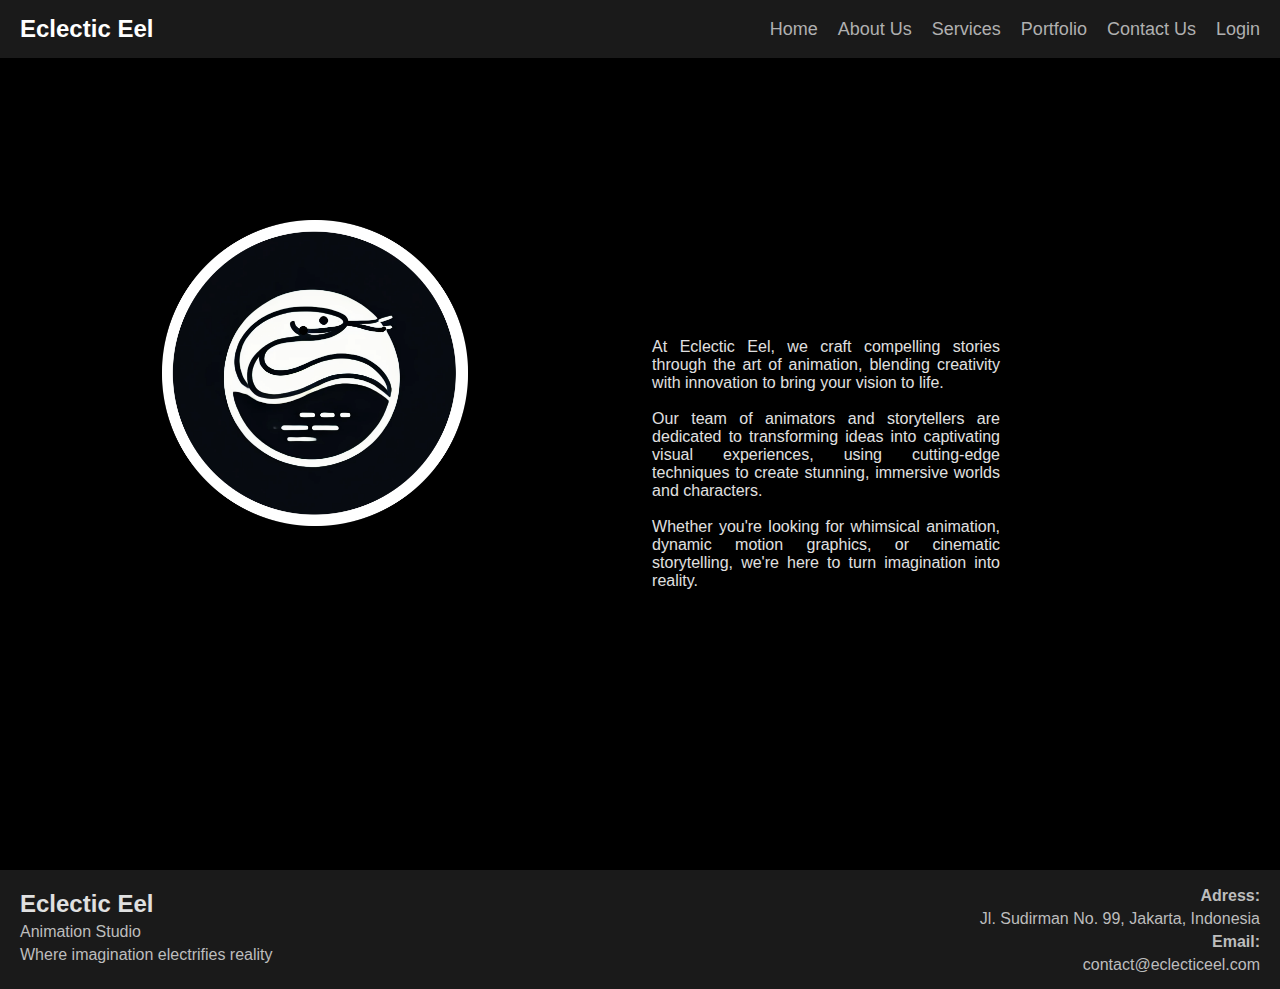
<file: index.html>
<!DOCTYPE html>
<html lang="en">
<head>
    <meta charset="UTF-8">
    <meta name="viewport" content="width=device-width, initial-scale=1.0">
    <title>Eclectic Eel</title>
    <link rel="stylesheet" href="style.css">
</head>
<body>
    <!-- Header/Navbar -->
    <header>
        <nav class="navbar">
            <div class="navbar-left">
                <h1>Eclectic Eel</h1>

            </div>
            <div class="navbar-right">
                <ul class="navbar-links">
                    <li><a href="index.html">Home</a></li>
                    <li><a href="aboutus.html">About Us</a></li>
                    <li><a href="services.html">Services</a></li>
                    <li><a href="portfolio.html">Portfolio</a></li>
                    <li><a href="contactus.html">Contact Us</a></li>
                    <li><a href="login.html">Login</a></li>
                </ul>
            </div>
        </nav>
    </header>

    <!-- Body Section -->
    <section class="main-section">

        <section class="body-home">
        <div class="body-home-left">
        <img src="asset/logo.png" id="logo-home" alt="logo">
        </div>

        <div class="body-home-right">
        <p>At Eclectic Eel, we craft compelling stories through the art of animation, blending creativity with innovation to bring your vision to life.</p><br>
        <p>Our team of animators and storytellers are dedicated to transforming ideas into captivating visual experiences, using cutting-edge techniques to create stunning, immersive worlds and characters.</p><br> 
        <p>Whether you're looking for whimsical animation, dynamic motion graphics, or cinematic storytelling, we're here to turn imagination into reality.</p>
        </div>
        </section>

    </section>

    <!-- Footer -->
    <footer>
        <div class="left-footer">
        <h2>Eclectic Eel</h2>
        <p>Animation Studio</p>
        <p>Where imagination electrifies reality</p>
        </div>
        <div class="right-footer">
        <address>
            <p><strong>Adress:</strong><p></p> Jl. Sudirman No. 99, Jakarta, Indonesia</p>
            <p><strong>Email:</strong></p><p><a href="mailto:contact@eclecticeel.com">contact@eclecticeel.com</a></p>
        </address>
        </div>
    </footer>

    <script src="script.js"></script> 
</body>
</html>
</file>
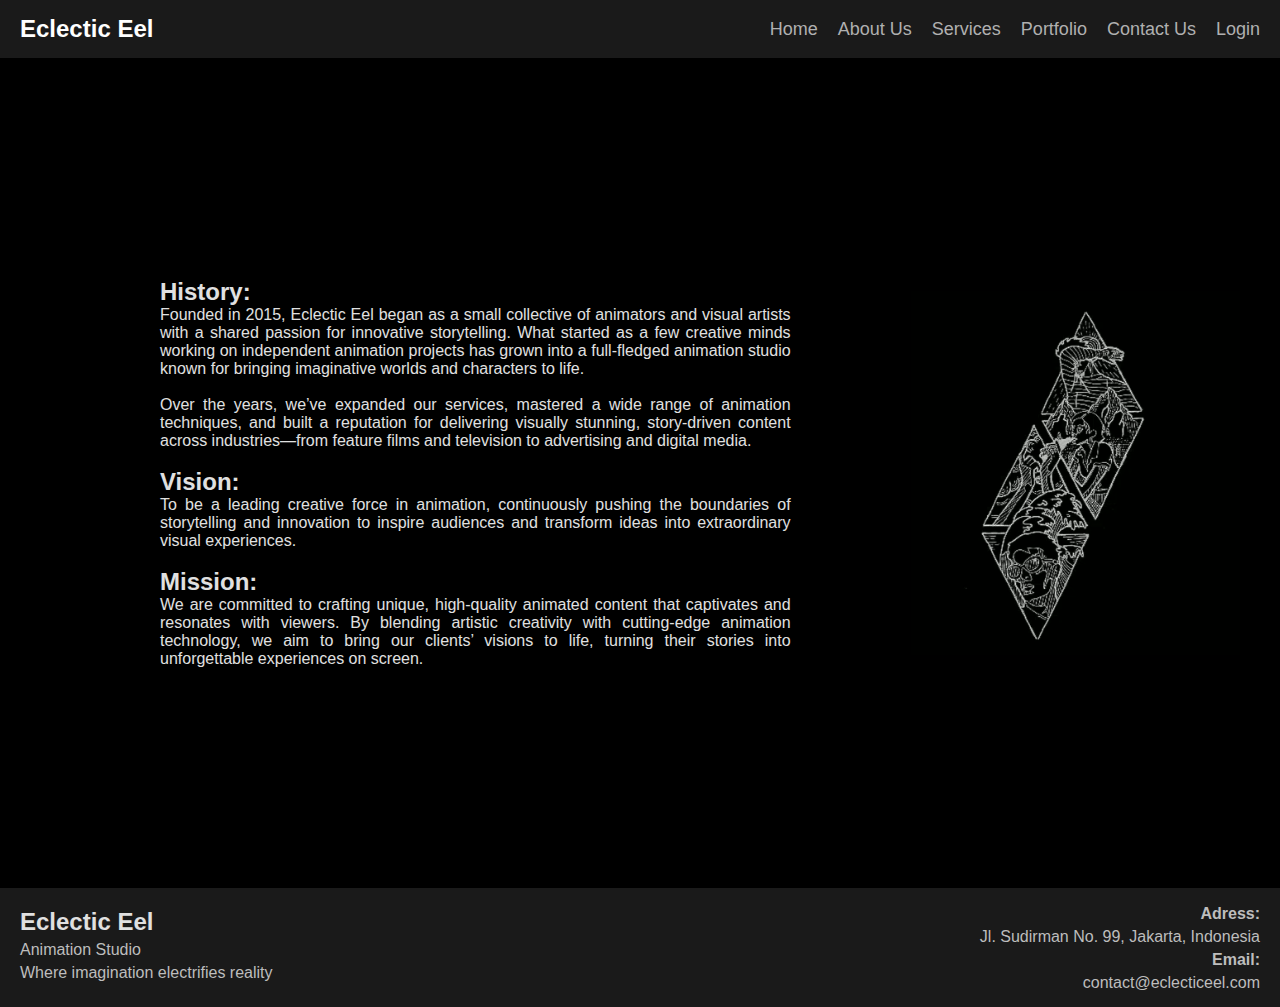
<file: aboutus.html>
<!DOCTYPE html>
<html lang="en">
<head>
    <meta charset="UTF-8">
    <meta name="viewport" content="width=device-width, initial-scale=1.0">
    <title>Eclectic Eel</title>
    <link rel="stylesheet" href="style.css">
</head>
<body>
    <!-- Header/Navbar -->
    <header>
        <nav class="navbar">
            <div class="navbar-left">
                <h1>Eclectic Eel</h1>

            </div>
            <div class="navbar-right">
                <ul class="navbar-links">
                    <li><a href="index.html">Home</a></li>
                    <li><a href="aboutus.html">About Us</a></li>
                    <li><a href="services.html">Services</a></li>
                    <li><a href="portfolio.html">Portfolio</a></li>
                    <li><a href="contactus.html">Contact Us</a></li>
                    <li><a href="login.html">Login</a></li>
                </ul>
            </div>
        </nav>
    </header>

    <!-- Body Section -->
    <section class="main-section">
    
        <section class="body-aboutus">
        
        <div class="body-aboutus-left">
            <div>
                <h2>History:</h2>
                <p>Founded in 2015, Eclectic Eel began as a small collective of animators and visual artists with a shared passion for innovative storytelling. What started as a few creative minds working on independent animation projects has grown into a full-fledged animation studio known for bringing imaginative worlds and characters to life.</p><br>
                <p>Over the years, we’ve expanded our services, mastered a wide range of animation techniques, and built a reputation for delivering visually stunning, story-driven content across industries—from feature films and television to advertising and digital media.</p>
            </div>
            <br>
            <div>
                <h2>Vision:</h2>
                <p>To be a leading creative force in animation, continuously pushing the boundaries of storytelling and innovation to inspire audiences and transform ideas into extraordinary visual experiences.</p>
            </div>
            <br>
            <div>
                <h2>Mission:</h2>
                <p>We are committed to crafting unique, high-quality animated content that captivates and resonates with viewers. By blending artistic creativity with cutting-edge animation technology, we aim to bring our clients’ visions to life, turning their stories into unforgettable experiences on screen.</p>
            </div>
        </div>

        <div class="body-aboutus-right">
            <img src="asset/aboutus-1.png" class="slideshow" alt="image 1">
            <img src="asset/aboutus-2.png" class="slideshow" id="aboutus-2" alt="image 2">
            <img src="asset/aboutus-3.png" class="slideshow" id="aboutus-3" alt="image 3">
            <img src="asset/aboutus-4.png" class="slideshow" id="aboutus-4" alt="image 3">
        </div>

        </section>
    </section>

    <!-- Footer -->
    <footer>
        <div class="left-footer">
        <h2>Eclectic Eel</h2>
        <p>Animation Studio</p>
        <p>Where imagination electrifies reality</p>
        </div>
        <div class="right-footer">
        <address>
            <p><strong>Adress:</strong><p></p> Jl. Sudirman No. 99, Jakarta, Indonesia</p>
            <p><strong>Email:</strong></p><p><a href="mailto:contact@eclecticeel.com">contact@eclecticeel.com</a></p>
        </address>
        </div>
    </footer>

    <script src="script.js"></script> 
</body>
</html>
</file>
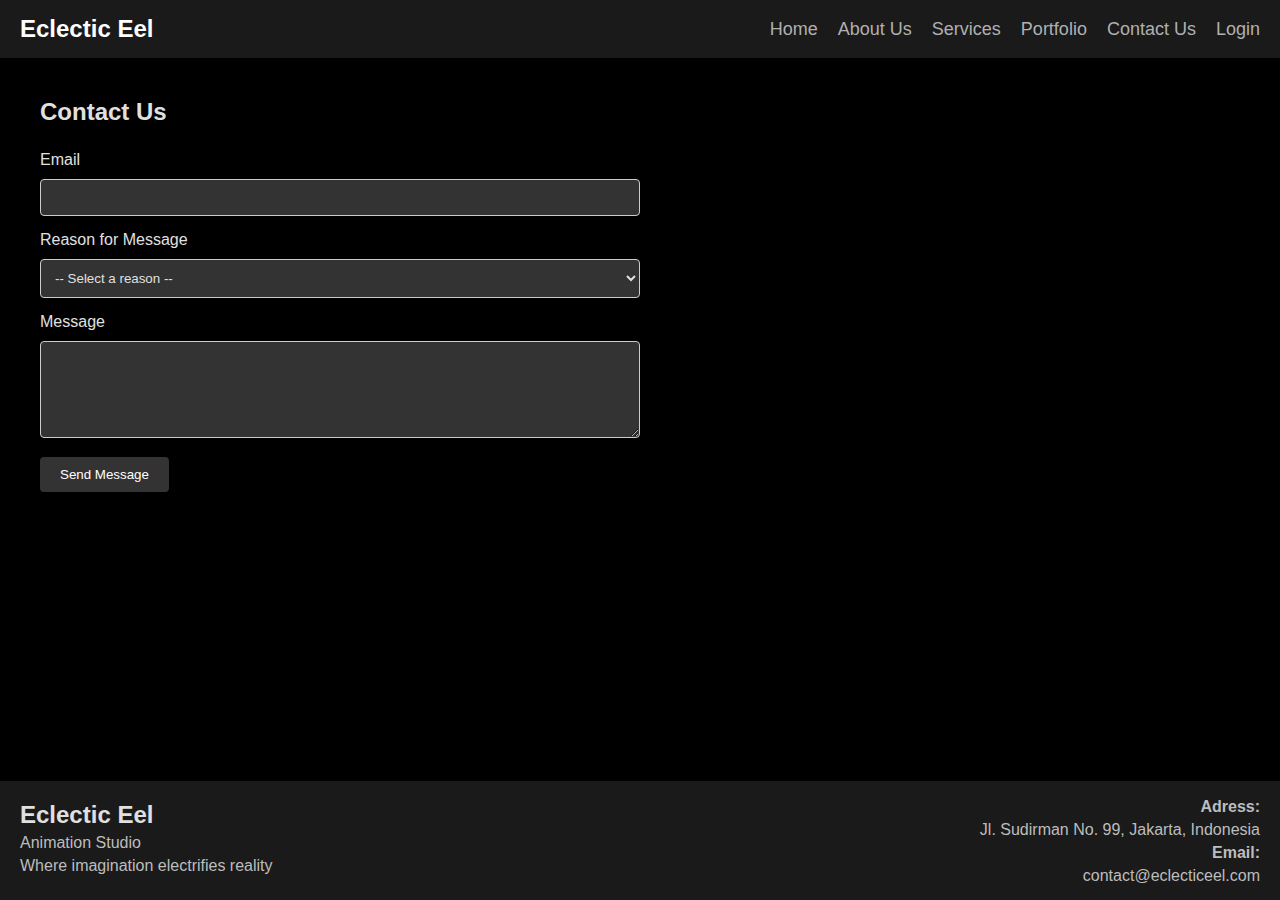
<file: contactus.html>
<!DOCTYPE html>
<html lang="en">
<head>
    <meta charset="UTF-8">
    <meta name="viewport" content="width=device-width, initial-scale=1.0">
    <title>Eclectic Eel</title>
    <link rel="stylesheet" href="style.css">
</head>
<body>
    <!-- Header/Navbar -->
    <header>
        <nav class="navbar">
            <div class="navbar-left">
                <h1>Eclectic Eel</h1>

            </div>
            <div class="navbar-right">
                <ul class="navbar-links">
                    <li><a href="index.html">Home</a></li>
                    <li><a href="aboutus.html">About Us</a></li>
                    <li><a href="services.html">Services</a></li>
                    <li><a href="portfolio.html">Portfolio</a></li>
                    <li><a href="contactus.html">Contact Us</a></li>
                    <li><a href="login.html">Login</a></li>
                </ul>
            </div>
        </nav>
    </header>

    <!-- Body Section -->
    <section class="main-section">
        <div class="contact-form">
            <h2>Contact Us</h2>
            <form>
                <!-- Email input -->
                <div class="form-group">
                    <label for="email">Email</label>
                    <input type="email" id="email" name="email" required>
                </div>
    
                <!-- Reason for message (dropdown) -->
                <div class="form-group">
                    <label for="reason">Reason for Message</label>
                    <select id="reason" name="reason" required>
                        <option value="">-- Select a reason --</option>
                        <option value="service">Service Inquiries</option>
                        <option value="meeting">Initial Meeting</option>
                        <option value="complaints">Complaints</option>
                        <option value="other">Other</option>
                    </select>
                </div>
    
                <!-- "Other" reason input field (hidden by default) -->
                <div class="form-group" id="other-reason">
                    <label for="other">Please specify your reason</label>
                    <input type="text" id="other" name="other_reason">
                </div>
    
                <!-- Text area for the message -->
                <div class="form-group">
                    <label for="message">Message</label>
                    <textarea id="message" name="message" rows="5" required></textarea>
                </div>
    
                <!-- Submit button -->
                <button type="submit" class="contact-button">Send Message</button>
            </form>
    </section>

    <!-- Footer -->
    <footer>
        <div class="left-footer">
        <h2>Eclectic Eel</h2>
        <p>Animation Studio</p>
        <p>Where imagination electrifies reality</p>
        </div>
        <div class="right-footer">
        <address>
            <p><strong>Adress:</strong><p></p> Jl. Sudirman No. 99, Jakarta, Indonesia</p>
            <p><strong>Email:</strong></p><p><a href="mailto:contact@eclecticeel.com">contact@eclecticeel.com</a></p>
        </address>
        </div>
    </footer>

    <script src="script.js"></script> 
</body>
</html>
</file>
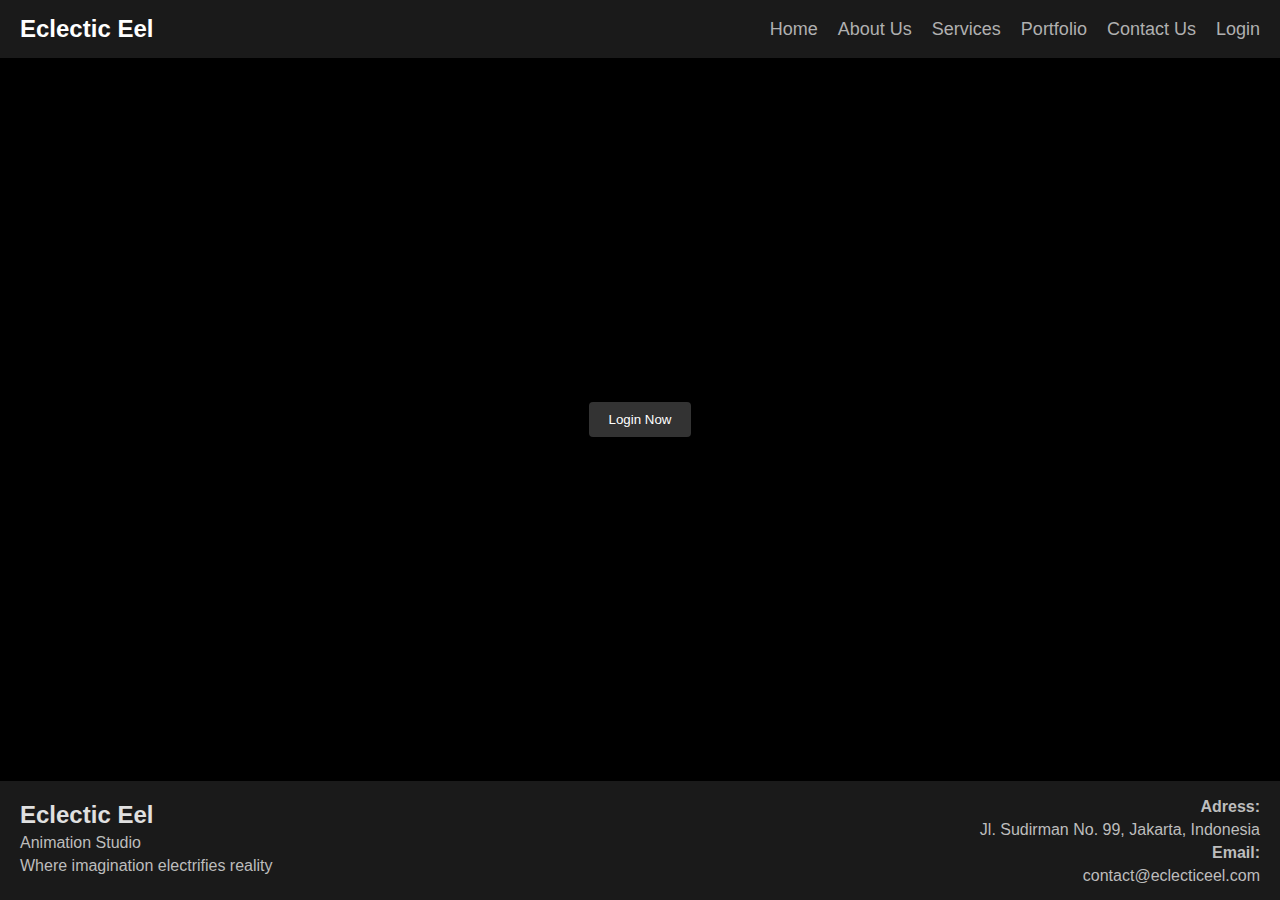
<file: login.html>
<!DOCTYPE html>
<html lang="en">
<head>
    <meta charset="UTF-8">
    <meta name="viewport" content="width=device-width, initial-scale=1.0">
    <title>Eclectic Eel</title>
    <link rel="stylesheet" href="style.css">
</head>
<body>
    <!-- Header/Navbar -->
    <header>
        <nav class="navbar">
            <div class="navbar-left">
                <h1>Eclectic Eel</h1>

            </div>
            <div class="navbar-right">
                <ul class="navbar-links">
                    <li><a href="index.html">Home</a></li>
                    <li><a href="aboutus.html">About Us</a></li>
                    <li><a href="services.html">Services</a></li>
                    <li><a href="portfolio.html">Portfolio</a></li>
                    <li><a href="contactus.html">Contact Us</a></li>
                    <li><a href="login.html">Login</a></li>
                </ul>
            </div>
        </nav>
    </header>

    <!-- Body Section -->
    <section class="main-section" id="login-section">
        
        <button type="button" id="login-now">Login Now</button>

            <form id="login-form">
                <div class="form-group">
                    <label for="email-username">Email / Username</label>
                    <input type="text" id="email-username" name="email-username" required>
                </div>
                <div class="form-group">
                    <label for="password">Password</label>
                    <input type="password" id="password" name="password" required>
                </div>
                <button type="submit" class="login-button">Login</button>
            </form>
    </section>

    <!-- Footer -->
    <footer>
        <div class="left-footer">
        <h2>Eclectic Eel</h2>
        <p>Animation Studio</p>
        <p>Where imagination electrifies reality</p>
        </div>
        <div class="right-footer">
        <address>
            <p><strong>Adress:</strong><p></p> Jl. Sudirman No. 99, Jakarta, Indonesia</p>
            <p><strong>Email:</strong></p><p><a href="mailto:contact@eclecticeel.com">contact@eclecticeel.com</a></p>
        </address>
        </div>
    </footer>

    <script src="script.js"></script> 
</body>
</html>
</file>
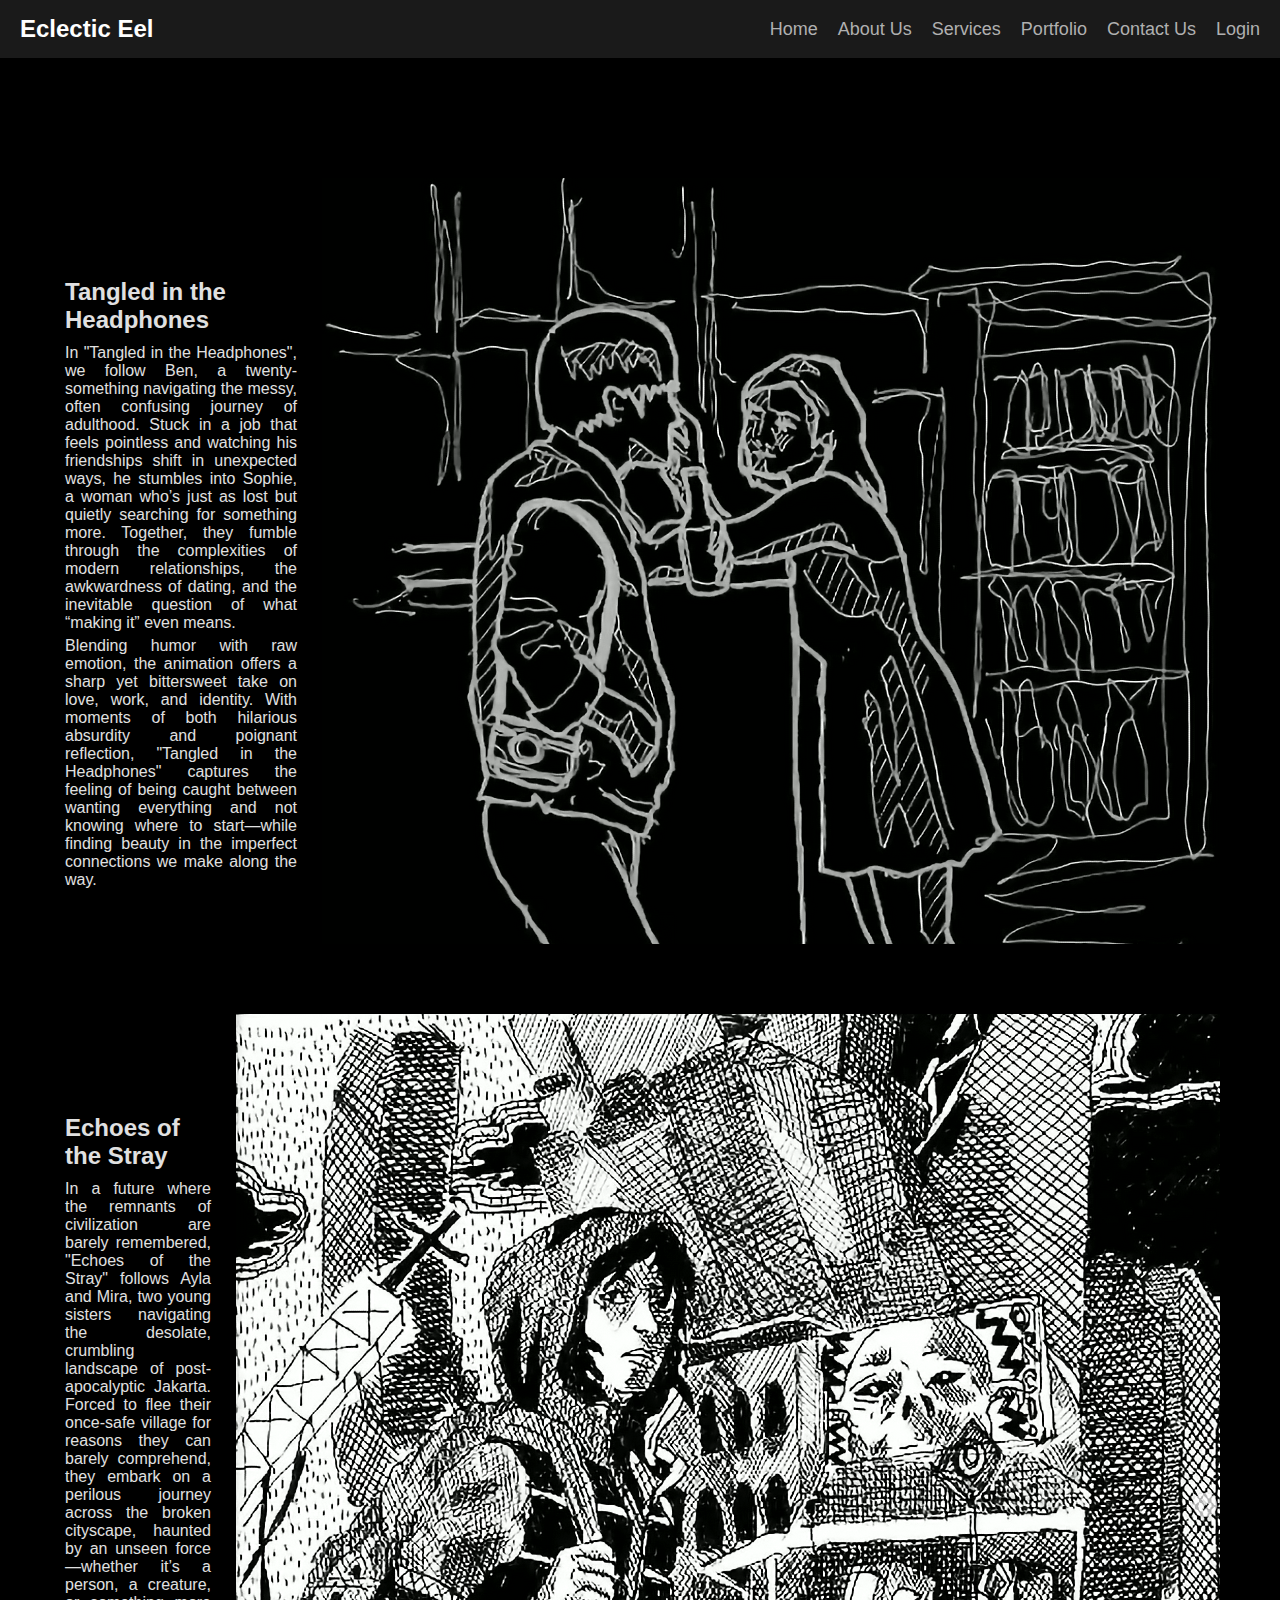
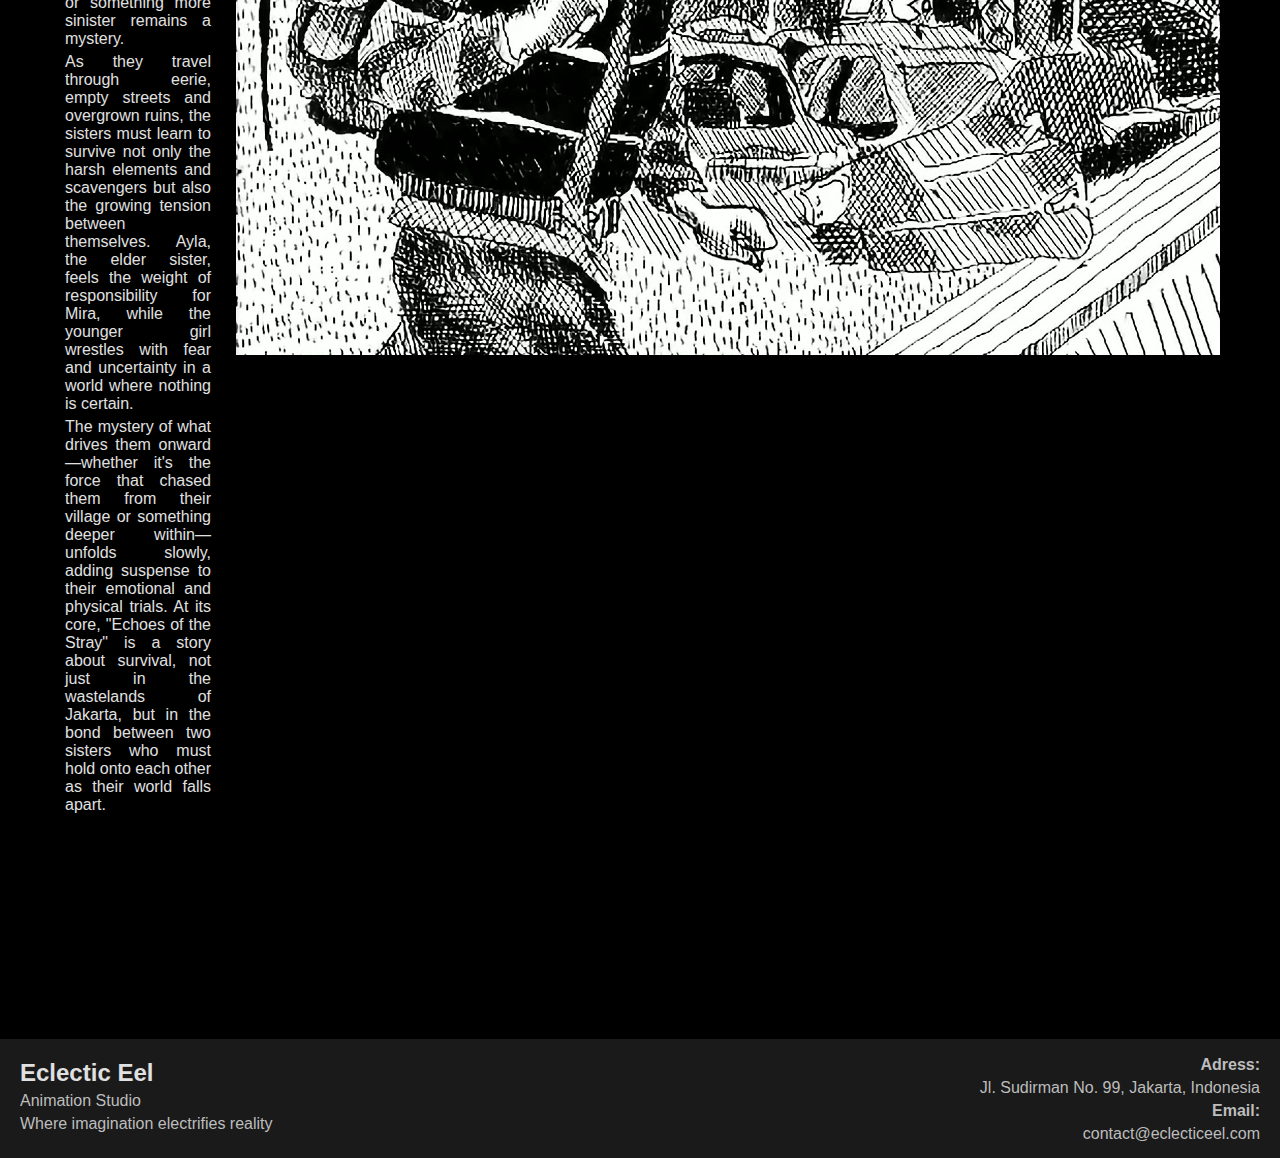
<file: portfolio.html>
<!DOCTYPE html>
<html lang="en">
<head>
    <meta charset="UTF-8">
    <meta name="viewport" content="width=device-width, initial-scale=1.0">
    <title>Eclectic Eel</title>
    <link rel="stylesheet" href="style.css">
</head>
<body>
    <!-- Header/Navbar -->
    <header>
        <nav class="navbar">
            <div class="navbar-left">
                <h1>Eclectic Eel</h1>

            </div>
            <div class="navbar-right">
                <ul class="navbar-links">
                    <li><a href="index.html">Home</a></li>
                    <li><a href="aboutus.html">About Us</a></li>
                    <li><a href="services.html">Services</a></li>
                    <li><a href="portfolio.html">Portfolio</a></li>
                    <li><a href="contactus.html">Contact Us</a></li>
                    <li><a href="login.html">Login</a></li>
                </ul>
            </div>
        </nav>
    </header>

    <!-- Body Section -->
    <section class="main-section">
        
        <section class="body-portfolio">

            <div class="portfolio">
                <div class="body-portfolio-left">
                    <h2>Tangled in the Headphones</h2>
                    <p>In "Tangled in the Headphones", we follow Ben, a twenty-something navigating the messy, often confusing journey of adulthood. Stuck in a job that feels pointless and watching his friendships shift in unexpected ways, he stumbles into Sophie, a woman who’s just as lost but quietly searching for something more. Together, they fumble through the complexities of modern relationships, the awkwardness of dating, and the inevitable question of what “making it” even means.</p>
                    <p>Blending humor with raw emotion, the animation offers a sharp yet bittersweet take on love, work, and identity. With moments of both hilarious absurdity and poignant reflection, "Tangled in the Headphones" captures the feeling of being caught between wanting everything and not knowing where to start—while finding beauty in the imperfect connections we make along the way.</p>
                </div>

                <div class="body portfolio-right">
                    <img src="asset/portfolio-1.png" id="portfolio1-1" alt="Image not available">
                </div>
            </div>

            <div class="portfolio">
                <div class="body-portfolio-left">
                    <h2>Echoes of the Stray</h2>
                    <p> In a future where the remnants of civilization are barely remembered, "Echoes of the Stray" follows Ayla and Mira, two young sisters navigating the desolate, crumbling landscape of post-apocalyptic Jakarta. Forced to flee their once-safe village for reasons they can barely comprehend, they embark on a perilous journey across the broken cityscape, haunted by an unseen force—whether it’s a person, a creature, or something more sinister remains a mystery.</p>
                    <p>As they travel through eerie, empty streets and overgrown ruins, the sisters must learn to survive not only the harsh elements and scavengers but also the growing tension between themselves. Ayla, the elder sister, feels the weight of responsibility for Mira, while the younger girl wrestles with fear and uncertainty in a world where nothing is certain.</p>
                    <p>The mystery of what drives them onward—whether it's the force that chased them from their village or something deeper within—unfolds slowly, adding suspense to their emotional and physical trials. At its core, "Echoes of the Stray" is a story about survival, not just in the wastelands of Jakarta, but in the bond between two sisters who must hold onto each other as their world falls apart.</p>
                </div>

                <div class="body portfolio-right">
                    <img src="asset/portfolio-2.png" id="portfolio2-1" alt="Image not available">
                </div>
            </div>

        </section>
    </section>

    <!-- Footer -->
    <footer>
        <div class="left-footer">
        <h2>Eclectic Eel</h2>
        <p>Animation Studio</p>
        <p>Where imagination electrifies reality</p>
        </div>
        <div class="right-footer">
        <address>
            <p><strong>Adress:</strong><p></p> Jl. Sudirman No. 99, Jakarta, Indonesia</p>
            <p><strong>Email:</strong></p><p><a href="mailto:contact@eclecticeel.com">contact@eclecticeel.com</a></p>
        </address>
        </div>
    </footer>

    <script src="script.js"></script> 
</body>
</html>
</file>
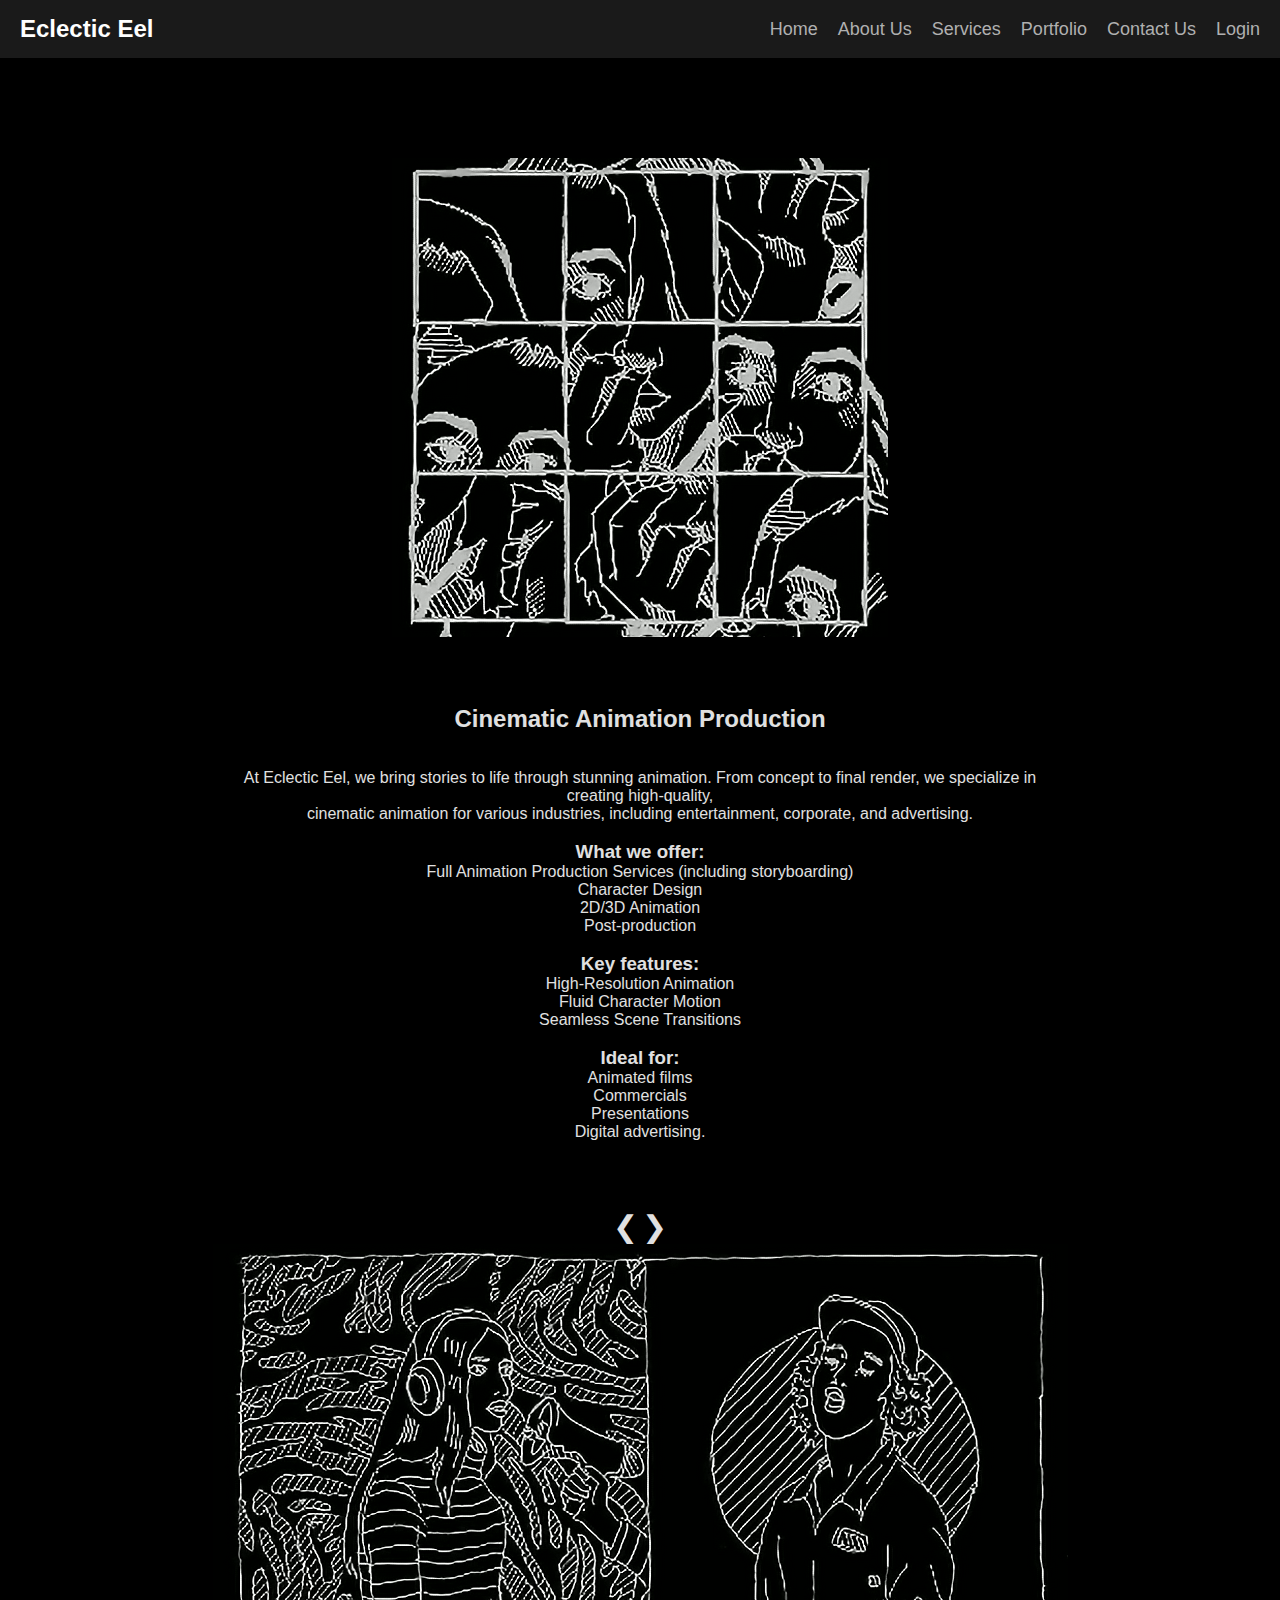
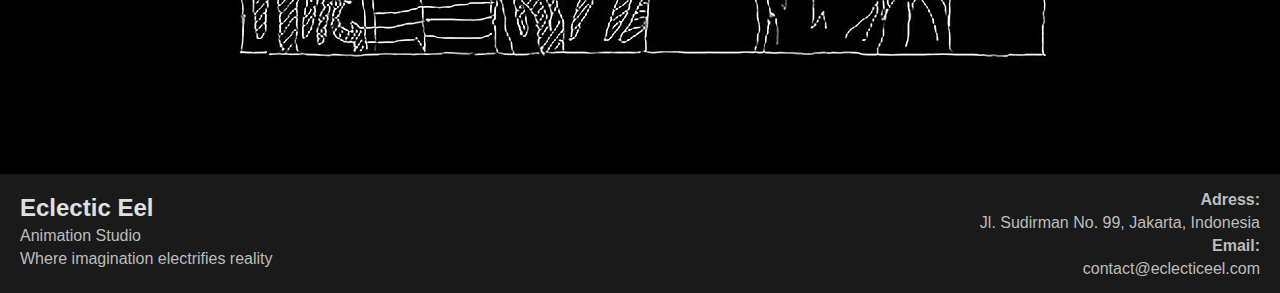
<file: services.html>
<!DOCTYPE html>
<html lang="en">
<head>
    <meta charset="UTF-8">
    <meta name="viewport" content="width=device-width, initial-scale=1.0">
    <title>Eclectic Eel</title>
    <link rel="stylesheet" href="style.css">
</head>
<body>
    <!-- Header/Navbar -->
    <header>
        <nav class="navbar">
            <div class="navbar-left">
                <h1>Eclectic Eel</h1>

            </div>
            <div class="navbar-right">
                <ul class="navbar-links">
                    <li><a href="index.html">Home</a></li>
                    <li><a href="aboutus.html">About Us</a></li>
                    <li><a href="services.html">Services</a></li>
                    <li><a href="portfolio.html">Portfolio</a></li>
                    <li><a href="contactus.html">Contact Us</a></li>
                    <li><a href="login.html">Login</a></li>
                </ul>
            </div>
        </nav>
    </header>

    <!-- Body Section -->
    <section class="main-section">
        <section class="body-services">
        
        <img src="asset/services-1.png" class="image-service" alt="image 1">
        
        <div class="service-offers">
        <div class="service-offer-slide active">
            <h2>Cinematic Animation Production</h2><br><br>
            <p>At Eclectic Eel, we bring stories to life through stunning animation. From concept to final render, we specialize in creating high-quality,</p>
            <p>cinematic animation for various industries, including entertainment, corporate, and advertising.</p>
            <br>
            <h3>What we offer:</h3>
            <ul>
                <p>Full Animation Production Services (including storyboarding)</p> 
                <li>Character Design</li>
                <li>2D/3D Animation
                <li>Post-production</li>
            </ul>
            <br>
            <h3>Key features:</h3>
            <ul>
                <li>High-Resolution Animation</li> 
                <li>Fluid Character Motion</li>
                <li>Seamless Scene Transitions</li>
            </ul>
            <br>
            <h3>Ideal for:</h3>
            <ul>
                <li>Animated films</li>
                <li>Commercials</li> 
                <li>Presentations</li>
                <li>Digital advertising.</li>
            </ul>
        </div>

        <div class="service-offer-slide">
            <h2>Visual Effects (VFX) for Animation</h2><br><br>
            <p>Enhance your animated projects with our cutting-edge visual effects. Our team of skilled VFX artists can integrate stunning visual elements,</p> 
            <p>taking your animation to the next level with precision and creativity.</p>
            <br>
            <h3>What we offer:</h3>
            <ul>
                <li>CGI Integration</li>
                <li>3D Modeling</li> 
                <li>Motion Tracking</li>
                <li>Digital Compositing (animated content)</li>
            </ul>
            <br>
            <h3>Key features:</h3>
            <ul>
                <li>High-quality Rendering</li>
                <li>Lifelike Effects</li>
                <li>Seamless Integration with animated elements</li>
            </ul>
            <br>
            <h3>Ideal for:</h3>
            <ul>
                <li>Animated Feature Films</li> 
                <li>Promotional Videos</li>
                <li>Branded Content.</li>
            </ul>
        </div>

        <div class="service-offer-slide">
            <h2>Motion Graphics & Animation</h2>
            <br><br>
            <p>Engage your audience with dynamic motion graphics and animation that stand out. Whether it’s a sleek explainer video,</p>
            <p>a vibrant logo animation, or an infographic, we tailor our work to your brand’s unique vision.</p>
            <br>
            <h3>What we offer:</h3>
            <ul>
                <li>2D/3D Animations</li>
                <li>Kinetic Typography</li>
                <li>Infographic Videos</li>
                <li>logo Animation.</li>
            </ul>
            <br>
            <h3>Key features:</h3>
            <ul>
                <li>Customized Designs</li>
                <li>Professional Voiceovers</li>
                <li>High Quality Animation.</li>
            </ul>
            <br>
            <h3>Ideal for:</h3>
            <ul>
                <li>Explainer Videos</li>
                <li>Product Demonstrations</li> 
                <li>Social Media Content</li>
                <li>Brand Storytelling</li>
            </ul>
            </div>
        </div>

        <div>
        <a class="prev" onclick="changeSlide(-1)">&#10094;</a>
        <a class="next" onclick="changeSlide(1)">&#10095;</a>
        </div>

        </div>

        <img src="asset/services-2.png" class="image-service" alt="image 2">

        </section>

    </section>

    <!-- Footer -->
    <footer>
        <div class="left-footer">
        <h2>Eclectic Eel</h2>
        <p>Animation Studio</p>
        <p>Where imagination electrifies reality</p>
        </div>
        <div class="right-footer">
        <address>
            <p><strong>Adress:</strong><p></p> Jl. Sudirman No. 99, Jakarta, Indonesia</p>
            <p><strong>Email:</strong></p><p><a href="mailto:contact@eclecticeel.com">contact@eclecticeel.com</a></p>
        </address>
        </div>
    </footer>

    <script src="script.js"></script> 
</body>
</html>
</file>
<file: style.css>
/* Global Styles */
* {
    margin: 0;
    padding: 0;
    box-sizing: border-box;
    font-family: Arial, sans-serif;
}

/* Full-Height Layout */
html, body {
    height: 100%;
}

body {
    display: flex;
    flex-direction: column;
    min-height: 100vh;
    background-color: #000000; 
    color: #e0e0e0; 
}

/* Navbar Styles */
header {
    background-color: #1a1a1a; 
    color: #ffffff; 
}

.navbar {
    display: flex;
    justify-content: space-between;
    align-items: center;
    padding: 15px 20px;
}

.navbar-left h1 {
    font-size: 24px;
    margin: 0;
    color: #ffffff;
}

.navbar-links {
    list-style: none;
    display: flex;
}

.navbar-links li {
    margin-left: 20px;
}

.navbar-links a {
    color: #b0b0b0; 
    text-decoration: none;
    font-size: 18px;
}

.navbar-links a:hover {
    text-decoration: underline;
    color: #ffffff; 
}

/* Footer Styles */
footer {
    background-color: #1a1a1a; 
    padding: 20px;
    display: flex;
    justify-content: space-between;
    position: relative;
}

.left-footer {
    flex: 1;
}

.right-footer {
    position: absolute;
    bottom: 10px;
    right: 20px;
    text-align: right;
}

footer p, footer address {
    margin: 5px 0;
    color: #bdbdbd; 
}

footer address {
    font-style: normal;
}

footer a {
    color: #bdbdbd;
    text-decoration: none;
}

footer a:hover {
    text-decoration: underline;
    color: #e0e0e0; 
}

/* Main Section - All Pages */
.main-section {
    flex-grow: 1;
    padding: 40px;
    background-color: #000000;
}

/* Body Section - Home */
.body-home {
    display: flex;
    flex-direction: row;
}

#logo-home {
    width: 50%;
    height: auto;
    margin: 20% 20%;
    animation: spin 8s linear infinite;
}
/* Apply Animation Home Logo*/
@keyframes spin {
    from {
        transform: rotate(0deg);
    }
    to {
        transform: rotate(360deg);
    }
}

.body-home-right{
    margin: 20% 0;
    padding-right: 20%;
    text-align: justify;
}

/* Body Section - About Us */
.body-aboutus{
    display: flex;
    flex-direction: row;
}
.body-aboutus-left{
    margin: 15% 10%;
    text-align: justify;
}

/* Initially Hide slideshow image 2 & 3 */
#aboutus-2, #aboutus-3, #aboutus-4{
    display: none;
}

.body-aboutus-right{
    width: 100%;
    max-width: 600px;
    margin: auto;
    position: relative;
}

.slideshow{
    width: 100%;
    height: auto;
    display: block;
}

/* Body Section - Services */
.body-services {
    display: flex;
    flex-direction: column;
    align-items: center; 
    margin: 5% 10%; 
}

.service-offers {
    position: relative;
    overflow: hidden;
    margin: 5%;
    text-align: center;
}

.service-offer-slide {
    display: none;
    padding: 20px;
}

/* Ensure only the active slide is displayed */
.service-offer-slide.active {
    display: block;
}

ul {
    list-style-type: none;
}

/* Navigation buttons */
.prev, .next{
    cursor: pointer;
    font-size: 30px;
}

/* Body Section - Portfolio*/
.body-portfolio {
    display: flex;
    flex-direction: column;
    gap: 20px;
    padding: 20px;
    margin: 5% 0;
}

.body-portfolio h2 {
    margin-bottom: 10px;
}

.body-portfolio p {
    margin-bottom: 5px;
    text-align: justify; 
}

.portfolio {
    display: flex;
    justify-content: space-between;
    gap: 20px;
}

/* Set the width for left and right containers */
.body-portfolio-left {
    width: 35%; 
    padding: 0 5px;
    margin: 100px 0;
}

.body-portfolio-right {
    width: 65%;
    padding: 20% 5%;
    display: flex;
    flex-direction: row;
    gap: 15px;
}

/* Adjust the images to take 60% of the right container height */
.body-portfolio-right img {
    width: 80%;
    height: auto;
    object-fit: contain; 
}

/* body - contact us */
form{
    margin-top: 25px;
}
.form-container {
    padding: 20px;
    background-color: #1a1a1a;
    border-radius: 8px; 
    box-shadow: 0 4px 8px rgba(0, 0, 0, 0.2); 
    color: #e0e0e0; 
}

.form-group {
    margin-bottom: 15px;
}

label {
    display: block;
    margin-bottom: 5px;
}

input, select, textarea {
    width: 50%; 
    padding: 10px;
    margin-top: 5px;
    border: 1px solid #ccc;
    border-radius: 4px;
    background-color: #333;
    color: #e0e0e0;
}

input:focus, select:focus, textarea:focus {
    outline: none;
    border-color: #666;
}

/* Button styles */
.contact-button, .login-button, #login-now{
    padding: 10px 20px;
    background-color: #333;
    color: white;
    border: none;
    border-radius: 4px;
    cursor: pointer;
}

.contact-button:hover, .login-button:hover, #login-button:hover {
    background-color: #ffb84d;
}

/* Hide other-reason initially */
#other-reason {
    display: none;
}

/* body - login */
#login-section{
    display: flex;
    justify-content: center;
    align-items: center;
}

.login-form{
    margin-top: 25px;
    display: none;
}
#login-form input[type="text"],
#login-form input[type="password"] {
    width: 100%; 
    max-width: 500px; 
    padding: 12px;
    font-size: 16px;
    box-sizing: border-box; 
}
</file>
